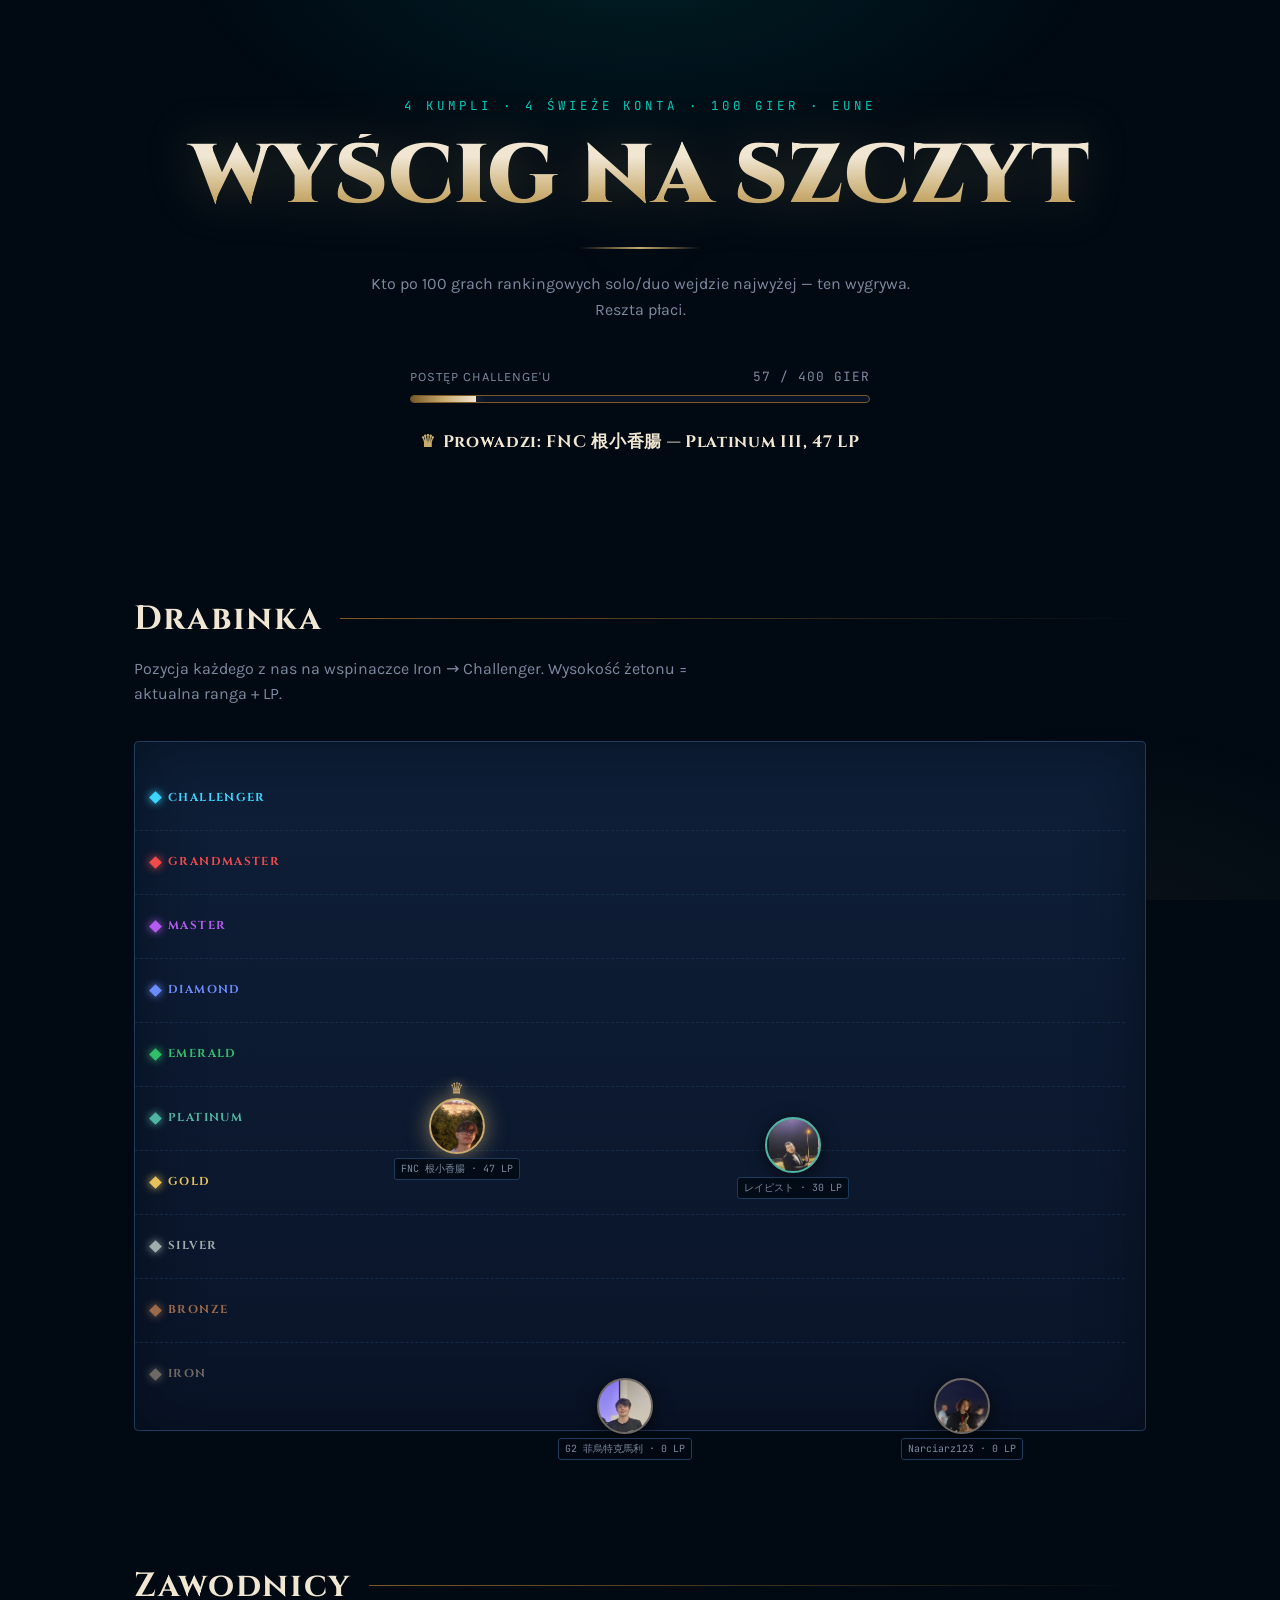
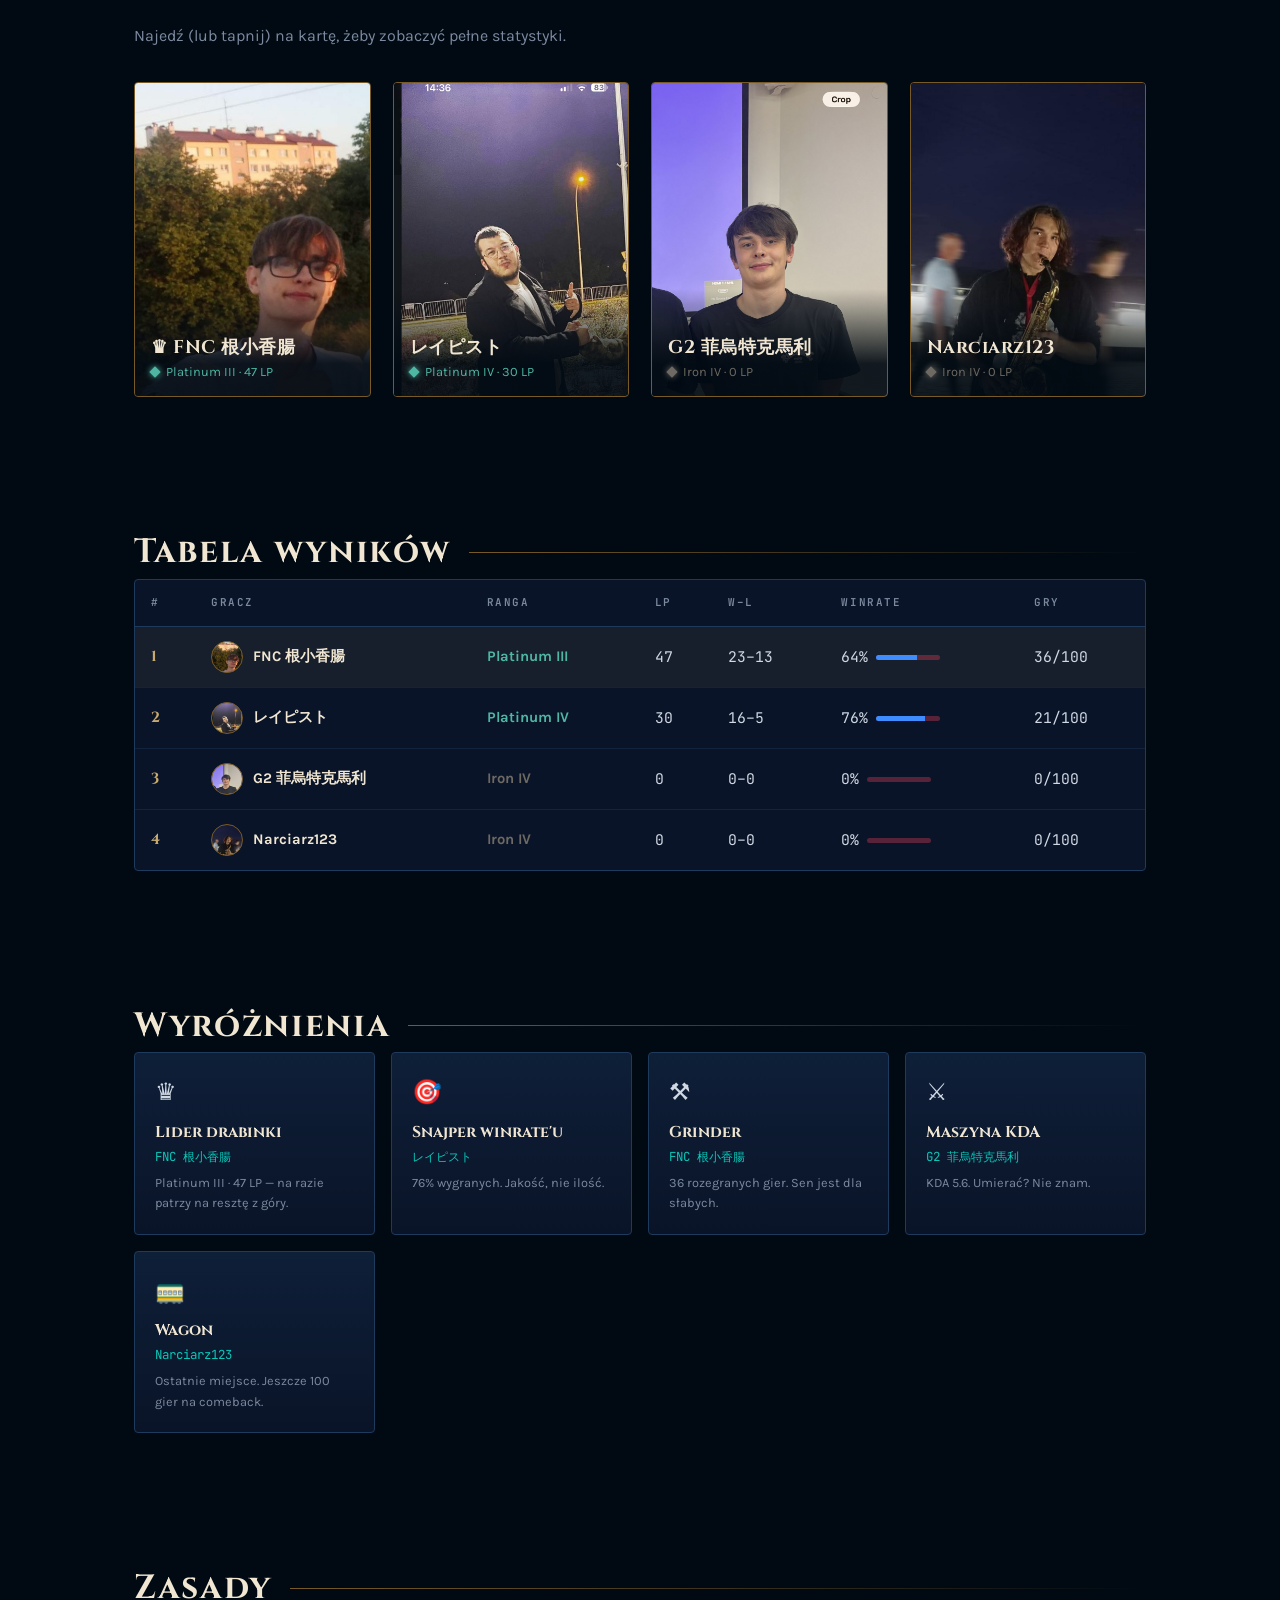
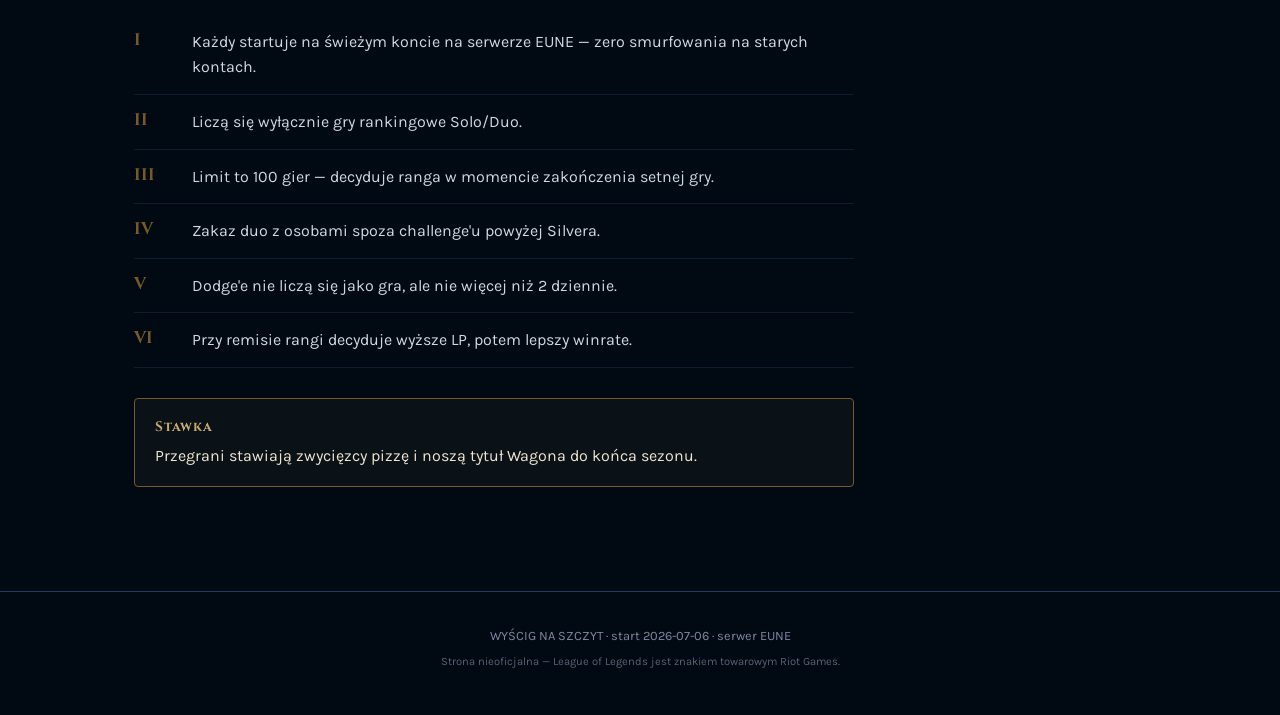
<file: index.html>
<!DOCTYPE html>
<html lang="pl">
<head>
<meta charset="UTF-8">
<meta name="viewport" content="width=device-width, initial-scale=1.0">
<title>Wyścig na Szczyt — LoL Challenge</title>
<meta name="description" content="4 kumpli, 4 świeże konta, 100 gier rankingowych. Kto wejdzie najwyżej?">
<link rel="preconnect" href="https://fonts.googleapis.com">
<link rel="preconnect" href="https://fonts.gstatic.com" crossorigin>
<link href="https://fonts.googleapis.com/css2?family=Cinzel:wght@500;700;900&family=Karla:ital,wght@0,400;0,500;0,700;1,400&family=JetBrains+Mono:wght@400;600&display=swap" rel="stylesheet">
<link rel="stylesheet" href="styles.css">
<link rel="icon" href="data:image/svg+xml,<svg xmlns='http://www.w3.org/2000/svg' viewBox='0 0 100 100'><text y='.9em' font-size='90'>⚔️</text></svg>">
</head>
<body>

<div class="bg-glow" aria-hidden="true"></div>

<header class="hero">
  <p class="hero-eyebrow" id="hero-podtytul"></p>
  <h1 class="hero-title" id="hero-nazwa"></h1>
  <p class="hero-opis" id="hero-opis"></p>
  <div class="hero-progress">
    <div class="hero-progress-label">
      <span>Postęp challenge'u</span>
      <span class="mono" id="hero-progress-txt"></span>
    </div>
    <div class="bar"><div class="bar-fill" id="hero-progress-bar"></div></div>
  </div>
  <div class="hero-leader" id="hero-leader"></div>
</header>

<main>

  <!-- ===== DRABINKA (wyścig) ===== -->
  <section class="section" id="drabinka">
    <h2 class="section-title">Drabinka</h2>
    <p class="section-sub">Pozycja każdego z nas na wspinaczce Iron → Challenger. Wysokość żetonu = aktualna ranga + LP.</p>
    <div class="ladder-wrap">
      <div class="ladder" id="ladder"></div>
    </div>
  </section>

  <!-- ===== GRACZE ===== -->
  <section class="section" id="gracze">
    <h2 class="section-title">Zawodnicy</h2>
    <p class="section-sub">Najedź (lub tapnij) na kartę, żeby zobaczyć pełne statystyki.</p>
    <div class="cards" id="cards"></div>
  </section>

  <!-- ===== TABELA ===== -->
  <section class="section" id="tabela">
    <h2 class="section-title">Tabela wyników</h2>
    <div class="table-wrap">
      <table class="ranking-table">
        <thead>
          <tr><th>#</th><th>Gracz</th><th>Ranga</th><th>LP</th><th>W–L</th><th>Winrate</th><th>Gry</th></tr>
        </thead>
        <tbody id="table-body"></tbody>
      </table>
    </div>
  </section>

  <!-- ===== WYRÓŻNIENIA ===== -->
  <section class="section" id="wyroznienia">
    <h2 class="section-title">Wyróżnienia</h2>
    <div class="badges" id="badges"></div>
  </section>

  <!-- ===== ZASADY ===== -->
  <section class="section" id="zasady">
    <h2 class="section-title">Zasady</h2>
    <ol class="rules" id="rules"></ol>
    <div class="stake" id="stake"></div>
  </section>

</main>

<footer class="footer">
  <span id="footer-info"></span>
  <span class="footer-dim">Strona nieoficjalna — League of Legends jest znakiem towarowym Riot Games.</span>
</footer>

<script src="data.js"></script>
<script src="app.js"></script>
</body>
</html>
</file>
<file: styles.css>
/* ============================================================
   WYŚCIG NA SZCZYT — hextech theme
   Paleta: abyss #010A13 · panel #0A1428 · złoto #C8AA6E
           pergamin #F0E6D2 · magia #0AC8B9
   ============================================================ */

:root{
  --abyss:#010A13;
  --panel:#0A1428;
  --panel-2:#0e1f38;
  --line:#1e3a5c;
  --gold:#C8AA6E;
  --gold-hi:#F0E6D2;
  --gold-dk:#785A28;
  --text:#cfd8e3;
  --dim:#7c8aa0;
  --teal:#0AC8B9;
  --win:#3f8cff;
  --loss:#E84057;
  --radius:4px;
}

*{margin:0;padding:0;box-sizing:border-box}
html{scroll-behavior:smooth}
body{
  background:var(--abyss);
  color:var(--text);
  font-family:"Karla",system-ui,sans-serif;
  font-size:16px;
  line-height:1.6;
  overflow-x:hidden;
}
.mono{font-family:"JetBrains Mono",monospace}

.bg-glow{
  position:fixed;inset:0;z-index:-1;pointer-events:none;
  background:
    radial-gradient(60vw 40vh at 50% -5%, rgba(10,200,185,.10), transparent 60%),
    radial-gradient(50vw 50vh at 85% 110%, rgba(200,170,110,.07), transparent 60%);
}

/* ================= HERO ================= */
.hero{
  max-width:1060px;margin:0 auto;
  padding:96px 24px 72px;
  text-align:center;
}
.hero-eyebrow{
  font-family:"JetBrains Mono",monospace;
  font-size:.78rem;letter-spacing:.32em;text-transform:uppercase;
  color:var(--teal);
}
.hero-title{
  font-family:"Cinzel",serif;font-weight:900;
  font-size:clamp(2.4rem,8vw,5.2rem);
  line-height:1.05;
  margin:18px 0 8px;
  background:linear-gradient(180deg,#F0E6D2 20%,#C8AA6E 55%,#8a6a2f 100%);
  -webkit-background-clip:text;background-clip:text;color:transparent;
  filter:drop-shadow(0 0 24px rgba(200,170,110,.25));
}
.hero-title::after{
  content:"";display:block;width:120px;height:2px;margin:26px auto 0;
  background:linear-gradient(90deg,transparent,var(--gold),transparent);
}
.hero-opis{max-width:560px;margin:22px auto 0;color:var(--dim)}

.hero-progress{max-width:460px;margin:44px auto 0}
.hero-progress-label{
  display:flex;justify-content:space-between;
  font-size:.8rem;letter-spacing:.08em;text-transform:uppercase;color:var(--dim);
  margin-bottom:8px;
}
.bar{
  height:8px;border:1px solid var(--gold-dk);border-radius:99px;
  background:var(--panel);overflow:hidden;
}
.bar-fill{
  height:100%;width:0;
  background:linear-gradient(90deg,var(--gold-dk),var(--gold),var(--gold-hi));
  box-shadow:0 0 12px rgba(200,170,110,.5);
  transition:width 1.4s cubic-bezier(.2,.8,.2,1);
}
.hero-leader{
  margin-top:26px;font-family:"Cinzel",serif;font-weight:700;
  color:var(--gold-hi);font-size:1.05rem;letter-spacing:.04em;
  min-height:1.6em;
}
.hero-leader .crown{color:var(--gold);margin-right:.4em}

/* ================= SECTIONS ================= */
main{max-width:1060px;margin:0 auto;padding:0 24px}
.section{padding:64px 0}
.section-title{
  font-family:"Cinzel",serif;font-weight:700;
  font-size:clamp(1.5rem,4vw,2.1rem);
  color:var(--gold-hi);letter-spacing:.05em;
  display:flex;align-items:center;gap:18px;
}
.section-title::after{
  content:"";flex:1;height:1px;
  background:linear-gradient(90deg,var(--gold-dk),transparent);
}
.section-sub{color:var(--dim);margin:10px 0 34px;max-width:620px}

/* ================= LADDER (signature) ================= */
.ladder-wrap{
  border:1px solid var(--line);border-radius:var(--radius);
  background:linear-gradient(180deg,var(--panel-2),var(--panel));
  padding:8px 0;
  box-shadow:inset 0 0 60px rgba(1,10,19,.6);
}
.ladder{position:relative;height:640px;margin:16px 20px 16px 0}

.tier-row{
  position:absolute;left:0;right:0;height:10%;
  display:flex;align-items:center;
  border-top:1px dashed rgba(30,58,92,.55);
}
.tier-row:first-child{border-top:none}
.tier-label{
  width:118px;padding-left:16px;flex-shrink:0;
  display:flex;align-items:center;gap:8px;
  font-family:"Cinzel",serif;font-size:.72rem;font-weight:700;
  letter-spacing:.12em;text-transform:uppercase;
}
.tier-gem{
  width:9px;height:9px;transform:rotate(45deg);flex-shrink:0;
  box-shadow:0 0 8px currentColor;background:currentColor;
}

.token{
  position:absolute;
  width:56px;height:56px;margin-left:-28px;margin-top:-28px;
  top:100%;
  border-radius:50%;
  border:2px solid var(--gold-dk);
  background-size:cover;background-position:center;
  box-shadow:0 4px 18px rgba(0,0,0,.6);
  transition:top 1.6s cubic-bezier(.3,.9,.3,1), box-shadow .3s;
  cursor:pointer;
}
.token::after{
  content:attr(data-label);
  position:absolute;top:calc(100% + 6px);left:50%;transform:translateX(-50%);
  font-family:"JetBrains Mono",monospace;font-size:.62rem;white-space:nowrap;
  color:var(--dim);background:rgba(1,10,19,.85);
  padding:2px 6px;border-radius:3px;border:1px solid var(--line);
}
.token:hover{box-shadow:0 0 20px rgba(10,200,185,.6);z-index:5}
.token.leader{
  border-color:var(--gold);
  box-shadow:0 0 22px rgba(200,170,110,.65);
}
.token.leader::before{
  content:"♛";
  position:absolute;top:-24px;left:50%;transform:translateX(-50%);
  color:var(--gold);font-size:1rem;text-shadow:0 0 10px rgba(200,170,110,.8);
}

/* ================= PLAYER CARDS ================= */
.cards{
  display:grid;gap:22px;
  grid-template-columns:repeat(auto-fit,minmax(230px,1fr));
}
.card{
  position:relative;aspect-ratio:3/4;
  border:1px solid var(--gold-dk);border-radius:var(--radius);
  overflow:hidden;background:var(--panel);
  cursor:pointer;
  transition:transform .35s ease, box-shadow .35s ease, border-color .35s;
}
.card:hover,.card.open{
  transform:translateY(-6px);
  border-color:var(--gold);
  box-shadow:0 12px 40px rgba(0,0,0,.6),0 0 24px rgba(200,170,110,.25);
}
.card-photo{
  position:absolute;inset:0;background-size:cover;background-position:center top;
  transition:transform .6s ease, filter .5s ease;
}
.card:hover .card-photo,.card.open .card-photo{
  transform:scale(1.06);filter:brightness(.28) saturate(.7);
}
.card-base{
  position:absolute;left:0;right:0;bottom:0;
  padding:44px 16px 14px;
  background:linear-gradient(180deg,transparent,rgba(1,10,19,.92) 70%);
  transition:opacity .3s;
}
.card:hover .card-base,.card.open .card-base{opacity:0}
.card-name{
  font-family:"Cinzel",serif;font-weight:700;color:var(--gold-hi);
  font-size:1.15rem;letter-spacing:.03em;
}
.card-rank-line{font-size:.8rem;color:var(--dim);display:flex;align-items:center;gap:7px}
.rank-dot{width:8px;height:8px;transform:rotate(45deg);background:currentColor;box-shadow:0 0 6px currentColor}

.card-stats{
  position:absolute;inset:0;padding:18px 18px 16px;
  display:flex;flex-direction:column;
  opacity:0;transform:translateY(14px);
  transition:opacity .35s ease .05s, transform .35s ease .05s;
  pointer-events:none;
}
.card:hover .card-stats,.card.open .card-stats{
  opacity:1;transform:translateY(0);pointer-events:auto;
}
.cs-name{font-family:"Cinzel",serif;font-weight:700;color:var(--gold-hi);font-size:1.15rem}
.cs-riot{font-family:"JetBrains Mono",monospace;font-size:.7rem;color:var(--teal);margin-bottom:10px;word-break:break-all}
.cs-rank{font-family:"Cinzel",serif;font-weight:700;font-size:.95rem;margin-bottom:12px}
.cs-grid{
  display:grid;grid-template-columns:1fr 1fr;gap:7px 12px;
  font-size:.8rem;margin-bottom:auto;
}
.cs-grid dt{color:var(--dim);font-size:.66rem;text-transform:uppercase;letter-spacing:.08em}
.cs-grid dd{font-family:"JetBrains Mono",monospace;color:var(--gold-hi);font-size:.86rem}
.cs-wr .w{color:var(--win)} .cs-wr .l{color:var(--loss)}
.cs-motto{font-style:italic;color:var(--dim);font-size:.76rem;margin:10px 0 8px}
.spark{width:100%;height:44px;margin:4px 0 10px}
.spark polyline{fill:none;stroke:var(--teal);stroke-width:2;filter:drop-shadow(0 0 4px rgba(10,200,185,.7))}
.spark .area{fill:rgba(10,200,185,.12);stroke:none}
.cs-link{
  font-family:"JetBrains Mono",monospace;font-size:.72rem;
  color:var(--gold);text-decoration:none;letter-spacing:.06em;
  border:1px solid var(--gold-dk);border-radius:3px;
  padding:7px 10px;text-align:center;
  transition:background .25s,color .25s;
}
.cs-link:hover{background:var(--gold);color:var(--abyss)}

/* ================= TABLE ================= */
.table-wrap{
  border:1px solid var(--line);border-radius:var(--radius);
  overflow-x:auto;background:var(--panel);
}
.ranking-table{width:100%;border-collapse:collapse;min-width:620px}
.ranking-table th{
  font-family:"JetBrains Mono",monospace;font-size:.68rem;font-weight:600;
  letter-spacing:.14em;text-transform:uppercase;color:var(--dim);
  text-align:left;padding:14px 16px;border-bottom:1px solid var(--line);
}
.ranking-table td{
  padding:14px 16px;border-bottom:1px solid rgba(30,58,92,.4);
  font-size:.92rem;
}
.ranking-table tr:last-child td{border-bottom:none}
.ranking-table tbody tr{transition:background .2s}
.ranking-table tbody tr:hover{background:rgba(10,200,185,.05)}
.ranking-table tr.first td{background:rgba(200,170,110,.07)}
.td-place{font-family:"Cinzel",serif;font-weight:700;color:var(--gold)}
.td-player{display:flex;align-items:center;gap:10px;font-weight:700;color:var(--gold-hi)}
.td-avatar{width:32px;height:32px;border-radius:50%;background-size:cover;background-position:center;border:1px solid var(--gold-dk)}
.td-num{font-family:"JetBrains Mono",monospace}
.wr-bar{
  display:inline-block;width:64px;height:5px;border-radius:99px;
  background:rgba(232,64,87,.35);vertical-align:middle;margin-left:8px;overflow:hidden;
}
.wr-bar i{display:block;height:100%;background:var(--win)}

/* ================= BADGES ================= */
.badges{display:grid;gap:16px;grid-template-columns:repeat(auto-fit,minmax(220px,1fr))}
.badge{
  border:1px solid var(--line);border-radius:var(--radius);
  background:linear-gradient(180deg,var(--panel-2),var(--panel));
  padding:20px;
  transition:border-color .3s, transform .3s;
}
.badge:hover{border-color:var(--gold-dk);transform:translateY(-3px)}
.badge-icon{font-size:1.5rem}
.badge-title{
  font-family:"Cinzel",serif;font-weight:700;color:var(--gold-hi);
  margin:8px 0 2px;font-size:.98rem;
}
.badge-who{font-family:"JetBrains Mono",monospace;font-size:.78rem;color:var(--teal)}
.badge-desc{font-size:.8rem;color:var(--dim);margin-top:6px}

/* ================= RULES ================= */
.rules{list-style:none;counter-reset:rule;max-width:720px}
.rules li{
  counter-increment:rule;
  position:relative;padding:14px 0 14px 58px;
  border-bottom:1px solid rgba(30,58,92,.4);
}
.rules li::before{
  content:counter(rule,upper-roman);
  position:absolute;left:0;top:12px;
  font-family:"Cinzel",serif;font-weight:700;color:var(--gold-dk);
  font-size:1.05rem;width:44px;
}
.stake{
  margin-top:30px;max-width:720px;
  border:1px solid var(--gold-dk);border-radius:var(--radius);
  background:rgba(200,170,110,.05);
  padding:18px 20px;
  color:var(--gold-hi);
}
.stake strong{font-family:"Cinzel",serif;letter-spacing:.06em;color:var(--gold);display:block;margin-bottom:4px;font-size:.85rem}

/* ================= FOOTER ================= */
.footer{
  margin-top:40px;padding:34px 24px 44px;
  border-top:1px solid var(--line);
  text-align:center;font-size:.8rem;color:var(--dim);
  display:flex;flex-direction:column;gap:6px;
}
.footer-dim{font-size:.7rem;opacity:.7}

/* ================= REVEAL ON SCROLL ================= */
.reveal{opacity:0;transform:translateY(24px);transition:opacity .7s ease,transform .7s ease}
.reveal.in{opacity:1;transform:none}

/* ================= MOBILE ================= */
@media (max-width:640px){
  .hero{padding:64px 18px 48px}
  .section{padding:44px 0}
  .ladder{height:560px;margin-right:8px}
  .tier-label{width:86px;padding-left:10px;font-size:.58rem;letter-spacing:.06em}
  .token{width:42px;height:42px;margin-left:-21px;margin-top:-21px}
  .token::after{font-size:.55rem}
}

@media (prefers-reduced-motion:reduce){
  *,*::before,*::after{transition-duration:.01ms!important;animation-duration:.01ms!important}
  html{scroll-behavior:auto}
}
</file>
